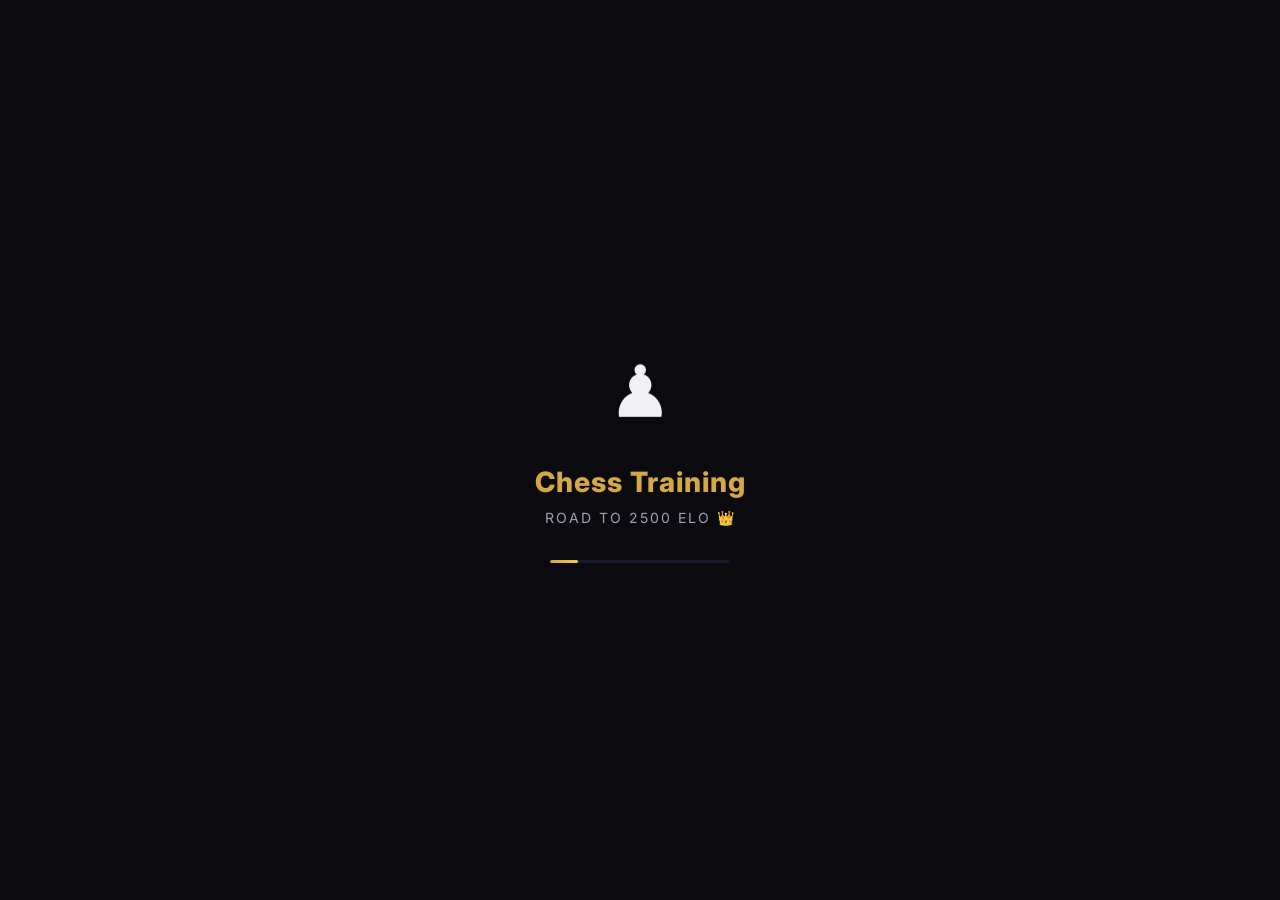
<file: index.html>
<!DOCTYPE html>
<html>
<head>
  <meta http-equiv="refresh" content="0; url=app/index.html">
  <title>Chess Training Planner</title>
</head>
<body>
  <p>Redirecting to <a href="app/index.html">Chess Training Planner</a>...</p>
</body>
</html>
</file>
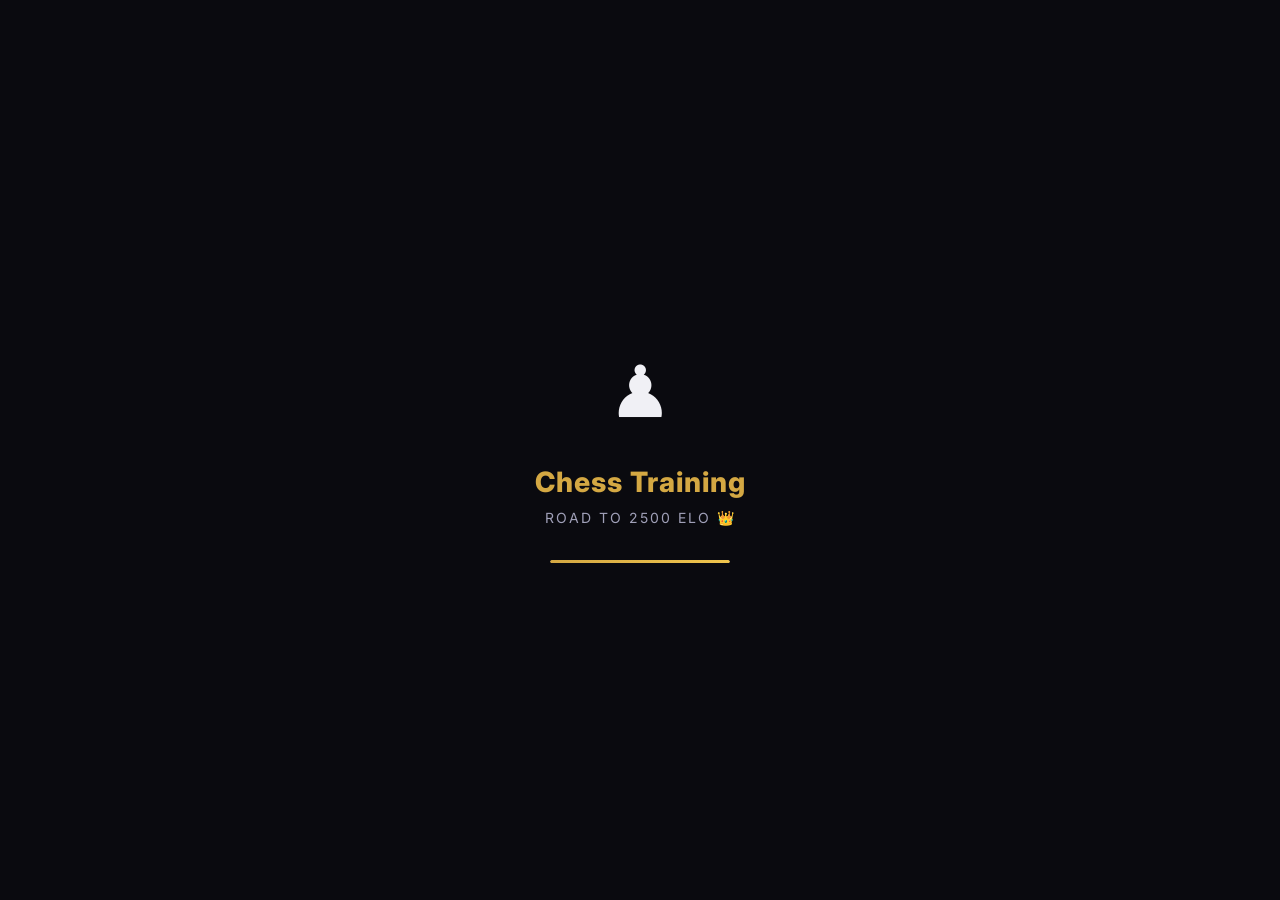
<file: app/index.html>
<!DOCTYPE html>
<html lang="vi">
<head>
  <meta charset="UTF-8">
  <meta name="viewport" content="width=device-width, initial-scale=1.0, maximum-scale=1.0, user-scalable=no">
  <meta name="theme-color" content="#0a0a0f">
  <meta name="apple-mobile-web-app-capable" content="yes">
  <meta name="apple-mobile-web-app-status-bar-style" content="black-translucent">
  <meta name="description" content="Chess Training Planner — 20-Week Training Program">
  <title>♟ Chess Training Planner</title>
  <link rel="manifest" href="manifest.json">
  <link rel="icon" type="image/png" href="icons/icon-192.png">
  <link rel="apple-touch-icon" href="icons/icon-192.png">
  <link rel="preconnect" href="https://fonts.googleapis.com">
  <link rel="preconnect" href="https://fonts.gstatic.com" crossorigin>
  <link href="https://fonts.googleapis.com/css2?family=Inter:wght@300;400;500;600;700;800;900&display=swap" rel="stylesheet">
  <link rel="stylesheet" href="css/style.css">
</head>
<body>
  <!-- Splash Screen -->
  <div id="splash-screen" class="splash-screen">
    <div class="splash-icon">♟</div>
    <div class="splash-title">Chess Training</div>
    <div class="splash-subtitle">Road to 2500 ELO 👑</div>
    <div class="splash-loader"><div class="splash-loader-bar"></div></div>
  </div>

  <!-- Main App -->
  <div id="app" class="app hidden">
    <!-- Header -->
    <header id="app-header" class="app-header">
      <div class="header-left">
        <span class="header-icon">♟</span>
        <span class="header-title" id="header-title">Dashboard</span>
      </div>
      <div class="header-right">
        <button class="header-btn" id="btn-notification" title="Thông báo">
          <span class="notif-icon">🔔</span>
          <span class="notif-badge hidden" id="notif-badge">!</span>
        </button>
      </div>
    </header>

    <!-- Page Container -->
    <main id="page-container" class="page-container">
      <!-- Pages are rendered here by JS -->
    </main>

    <!-- Bottom Navigation -->
    <nav class="bottom-nav">
      <button class="nav-btn active" data-page="dashboard">
        <span class="nav-icon">📊</span>
        <span class="nav-label">Tổng quan</span>
      </button>
      <button class="nav-btn" data-page="schedule">
        <span class="nav-icon">📅</span>
        <span class="nav-label">Lịch học</span>
      </button>
      <button class="nav-btn" data-page="journal">
        <span class="nav-icon">📝</span>
        <span class="nav-label">Nhật ký</span>
      </button>
      <button class="nav-btn" data-page="tracker">
        <span class="nav-icon">📈</span>
        <span class="nav-label">Tiến trình</span>
      </button>
      <button class="nav-btn" data-page="editor">
        <span class="nav-icon">⚙️</span>
        <span class="nav-label">Tùy biến</span>
      </button>
    </nav>

    <!-- Floating Timer -->
    <div id="floating-timer" class="floating-timer hidden"></div>

    <!-- Offline Indicator -->
    <div id="offline-banner" class="offline-banner hidden">
      📡 Đang offline — Dữ liệu vẫn được lưu cục bộ
    </div>
  </div>

  <!-- Scripts -->
  <script src="js/data.js"></script>
  <script src="js/timer.js"></script>
  <script src="js/stats.js"></script>
  <script src="js/notifications.js"></script>
  <script src="js/dashboard.js"></script>
  <script src="js/schedule.js"></script>
  <script src="js/journal.js"></script>
  <script src="js/tracker.js"></script>
  <script src="js/schedule-editor.js"></script>
  <script src="js/sync.js"></script>
  <script src="js/app.js"></script>
</body>
</html>
</file>
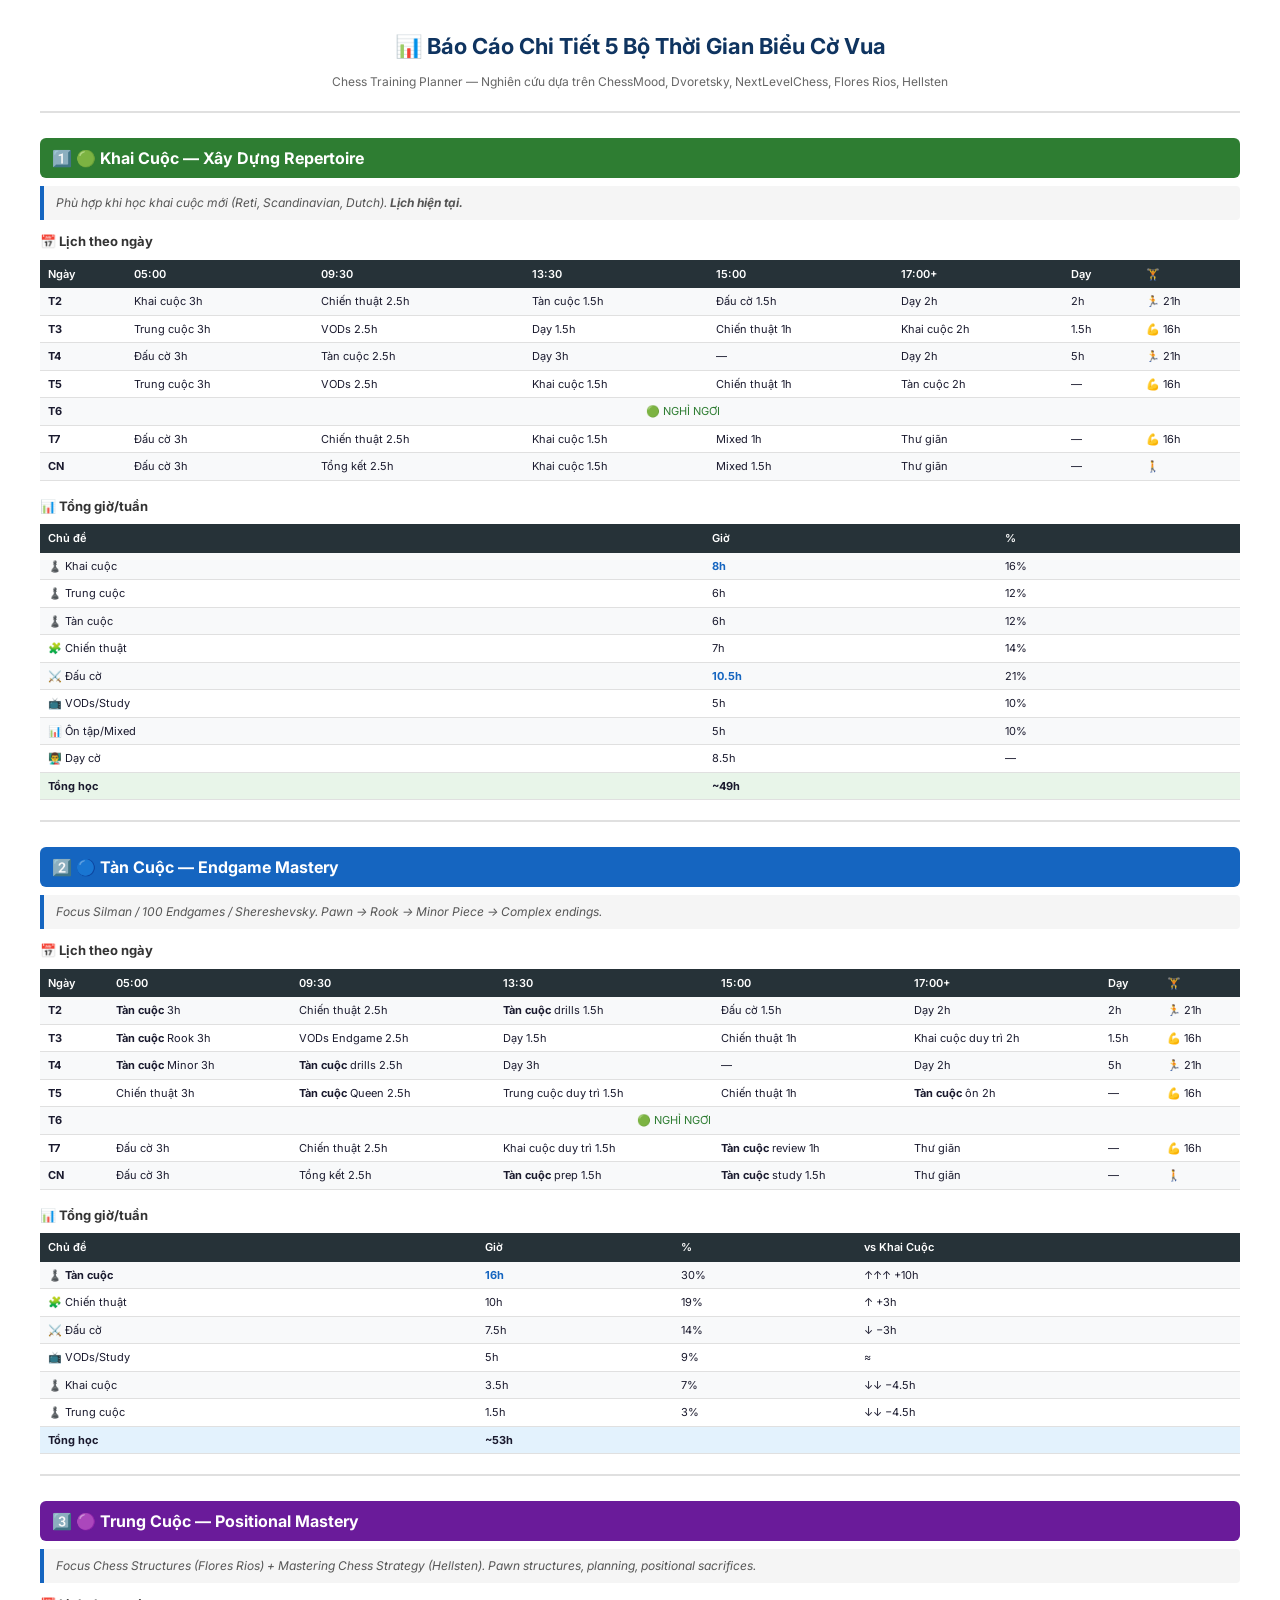
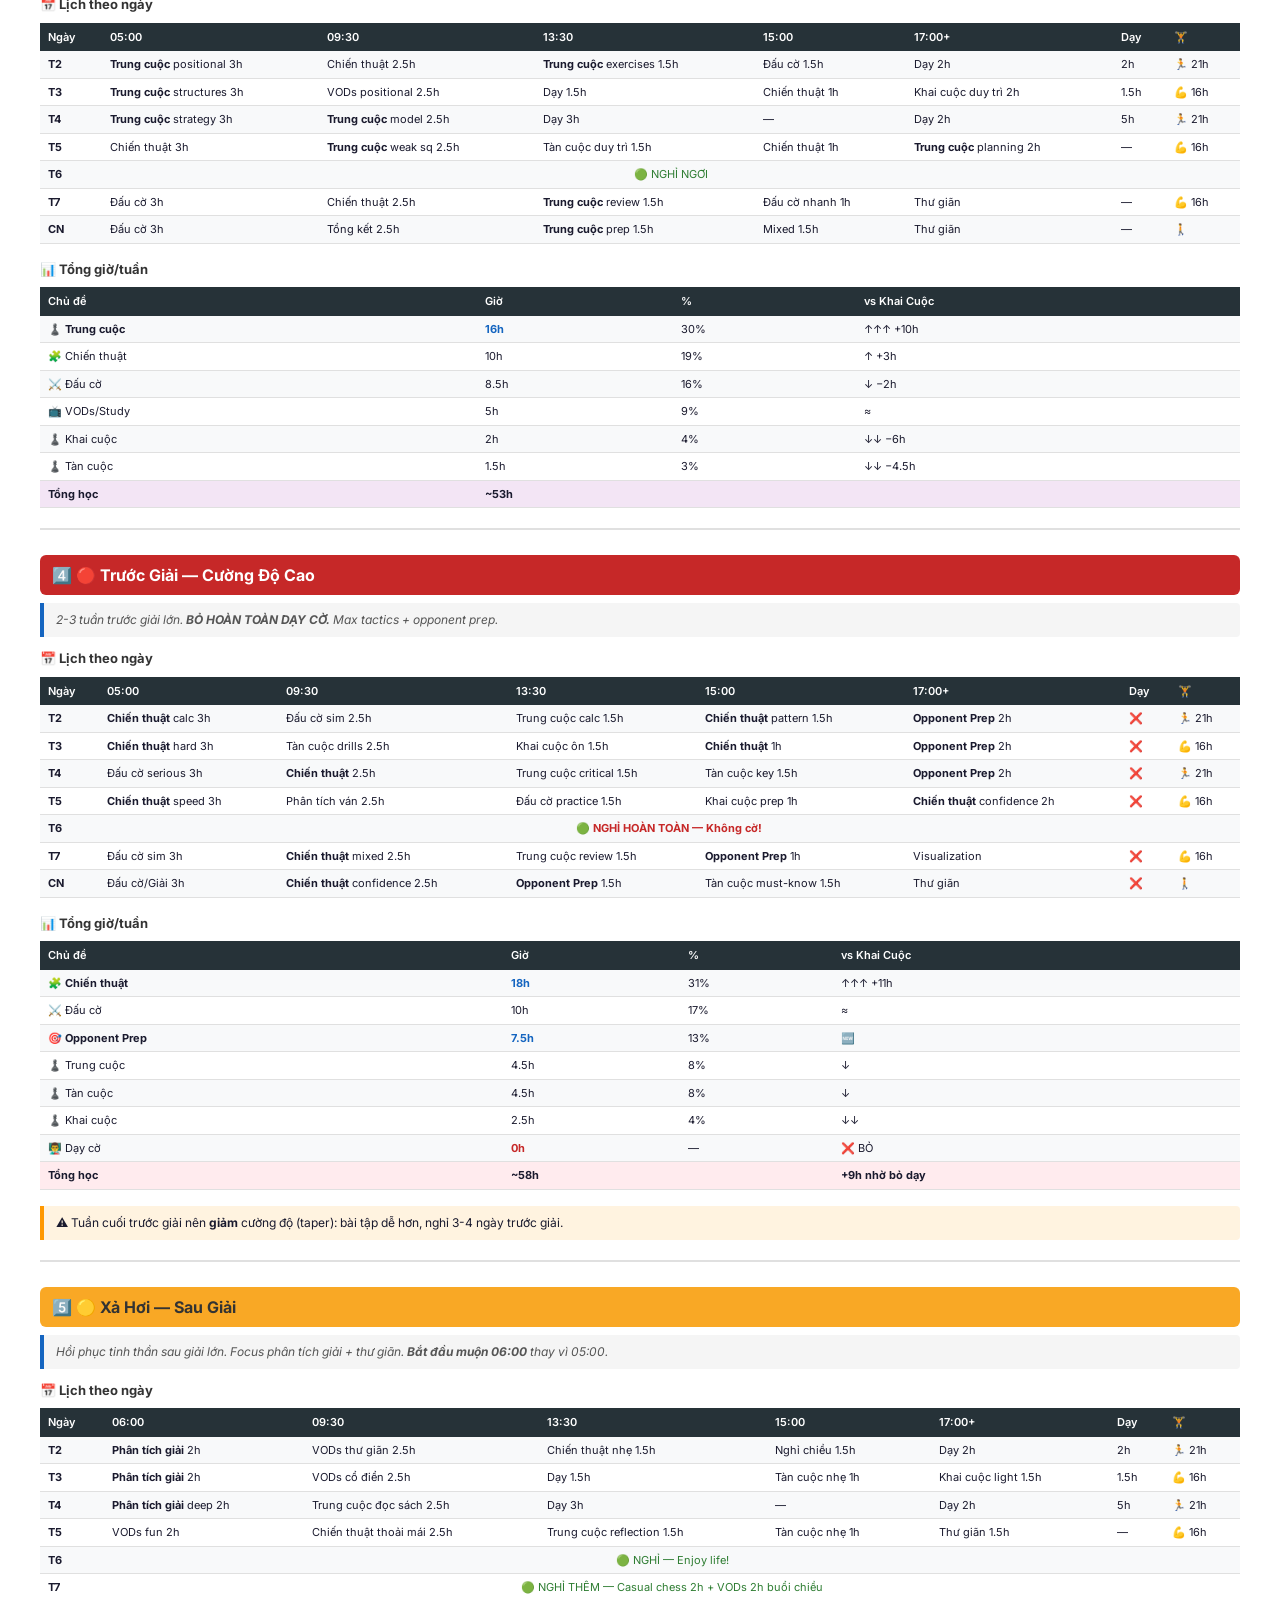
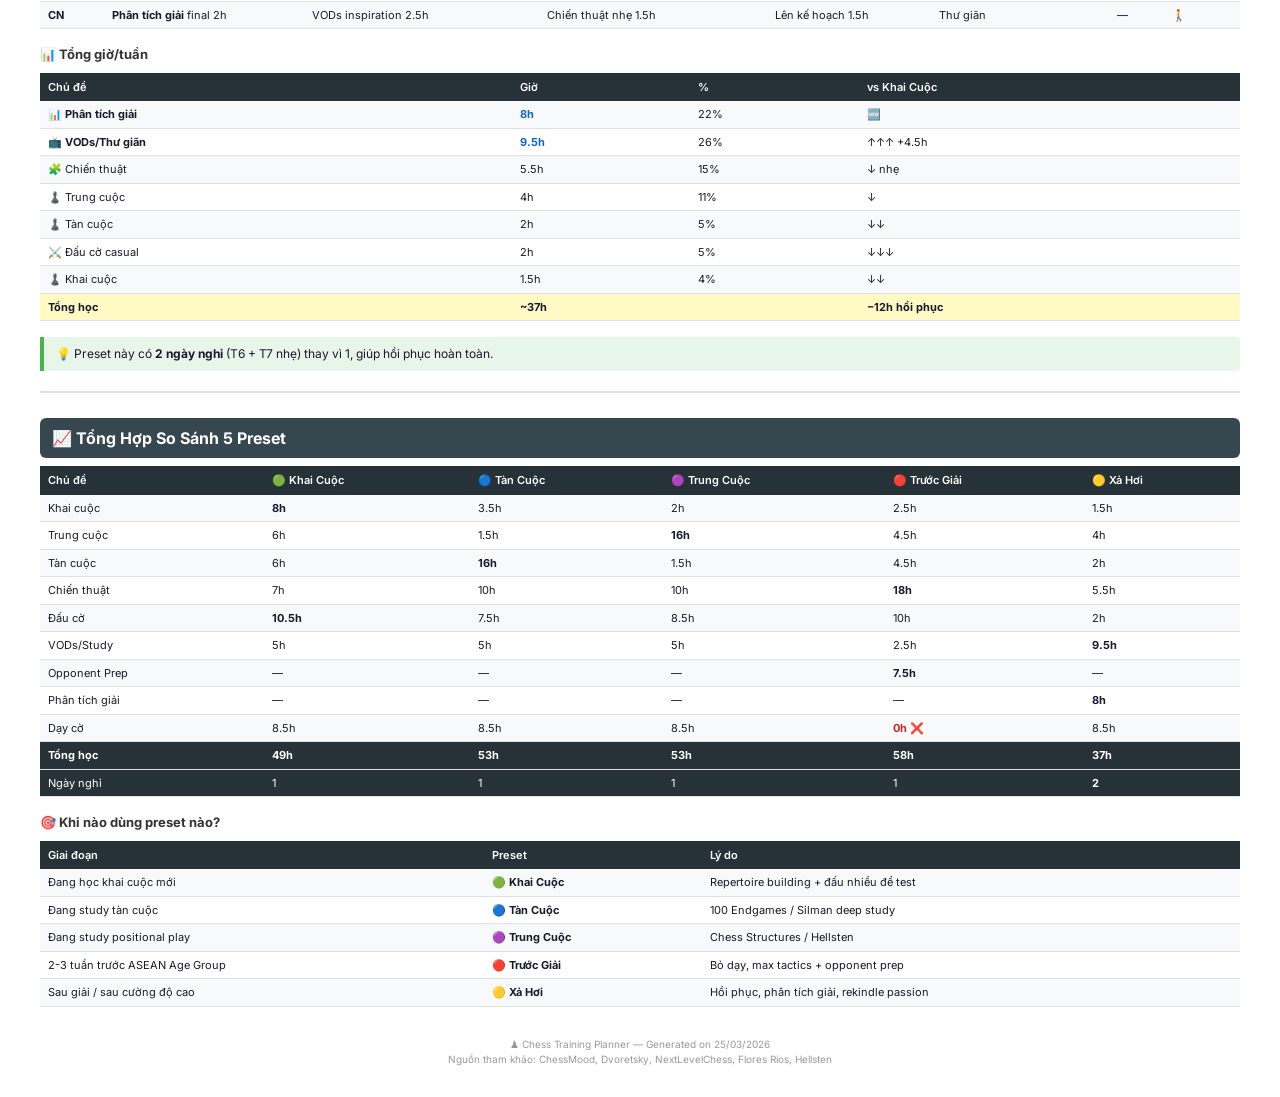
<file: report_schedule.html>
<!DOCTYPE html>
<html lang="vi">
<head>
<meta charset="UTF-8">
<title>Báo Cáo Chi Tiết 5 Bộ Thời Gian Biểu Cờ Vua</title>
<style>
  @import url('https://fonts.googleapis.com/css2?family=Inter:wght@400;600;700&display=swap');
  * { margin: 0; padding: 0; box-sizing: border-box; }
  body { font-family: 'Inter', sans-serif; color: #1a1a2e; background: #fff; padding: 30px 40px; font-size: 12px; line-height: 1.5; }
  h1 { font-size: 22px; margin-bottom: 10px; color: #0f3460; text-align: center; }
  h2 { font-size: 16px; margin: 25px 0 8px; padding: 8px 12px; border-radius: 6px; color: #fff; page-break-after: avoid; }
  h2.green { background: #2e7d32; } h2.blue { background: #1565c0; } h2.purple { background: #6a1b9a; }
  h2.red { background: #c62828; } h2.yellow { background: #f9a825; color: #333; }
  h2.compare { background: #37474f; }
  h3 { font-size: 13px; margin: 12px 0 6px; color: #333; }
  blockquote { background: #f5f5f5; border-left: 4px solid #1565c0; padding: 8px 12px; margin: 8px 0; font-style: italic; color: #555; border-radius: 0 4px 4px 0; }
  table { width: 100%; border-collapse: collapse; margin: 8px 0 16px; font-size: 11px; }
  th { background: #263238; color: #fff; padding: 6px 8px; text-align: left; font-weight: 600; }
  td { padding: 5px 8px; border-bottom: 1px solid #e0e0e0; }
  tr:nth-child(even) { background: #f8f9fa; }
  tr:hover { background: #e8f5e9; }
  .highlight { font-weight: 700; color: #1565c0; }
  .warn { background: #fff3e0; border-left: 4px solid #ff9800; padding: 8px 12px; margin: 8px 0; border-radius: 0 4px 4px 0; }
  .tip { background: #e8f5e9; border-left: 4px solid #4caf50; padding: 8px 12px; margin: 8px 0; border-radius: 0 4px 4px 0; }
  hr { border: none; border-top: 2px solid #e0e0e0; margin: 20px 0; }
  .footer { text-align: center; color: #999; font-size: 10px; margin-top: 30px; }
  @media print { body { padding: 15px 20px; } h2 { page-break-after: avoid; } table { page-break-inside: avoid; } }
</style>
</head>
<body>

<h1>📊 Báo Cáo Chi Tiết 5 Bộ Thời Gian Biểu Cờ Vua</h1>
<p style="text-align:center;color:#666;margin-bottom:20px;">Chess Training Planner — Nghiên cứu dựa trên ChessMood, Dvoretsky, NextLevelChess, Flores Rios, Hellsten</p>

<hr>

<!-- PRESET 1 -->
<h2 class="green">1️⃣ 🟢 Khai Cuộc — Xây Dựng Repertoire</h2>
<blockquote>Phù hợp khi học khai cuộc mới (Reti, Scandinavian, Dutch). <b>Lịch hiện tại.</b></blockquote>

<h3>📅 Lịch theo ngày</h3>
<table>
<tr><th>Ngày</th><th>05:00</th><th>09:30</th><th>13:30</th><th>15:00</th><th>17:00+</th><th>Dạy</th><th>🏋️</th></tr>
<tr><td><b>T2</b></td><td>Khai cuộc 3h</td><td>Chiến thuật 2.5h</td><td>Tàn cuộc 1.5h</td><td>Đấu cờ 1.5h</td><td>Dạy 2h</td><td>2h</td><td>🏃 21h</td></tr>
<tr><td><b>T3</b></td><td>Trung cuộc 3h</td><td>VODs 2.5h</td><td>Dạy 1.5h</td><td>Chiến thuật 1h</td><td>Khai cuộc 2h</td><td>1.5h</td><td>💪 16h</td></tr>
<tr><td><b>T4</b></td><td>Đấu cờ 3h</td><td>Tàn cuộc 2.5h</td><td>Dạy 3h</td><td>—</td><td>Dạy 2h</td><td>5h</td><td>🏃 21h</td></tr>
<tr><td><b>T5</b></td><td>Trung cuộc 3h</td><td>VODs 2.5h</td><td>Khai cuộc 1.5h</td><td>Chiến thuật 1h</td><td>Tàn cuộc 2h</td><td>—</td><td>💪 16h</td></tr>
<tr><td><b>T6</b></td><td colspan="7" style="text-align:center;color:#2e7d32;">🟢 NGHỈ NGƠI</td></tr>
<tr><td><b>T7</b></td><td>Đấu cờ 3h</td><td>Chiến thuật 2.5h</td><td>Khai cuộc 1.5h</td><td>Mixed 1h</td><td>Thư giãn</td><td>—</td><td>💪 16h</td></tr>
<tr><td><b>CN</b></td><td>Đấu cờ 3h</td><td>Tổng kết 2.5h</td><td>Khai cuộc 1.5h</td><td>Mixed 1.5h</td><td>Thư giãn</td><td>—</td><td>🚶</td></tr>
</table>

<h3>📊 Tổng giờ/tuần</h3>
<table>
<tr><th>Chủ đề</th><th>Giờ</th><th>%</th></tr>
<tr><td>♟️ Khai cuộc</td><td class="highlight">8h</td><td>16%</td></tr>
<tr><td>♟️ Trung cuộc</td><td>6h</td><td>12%</td></tr>
<tr><td>♟️ Tàn cuộc</td><td>6h</td><td>12%</td></tr>
<tr><td>🧩 Chiến thuật</td><td>7h</td><td>14%</td></tr>
<tr><td>⚔️ Đấu cờ</td><td class="highlight">10.5h</td><td>21%</td></tr>
<tr><td>📺 VODs/Study</td><td>5h</td><td>10%</td></tr>
<tr><td>📊 Ôn tập/Mixed</td><td>5h</td><td>10%</td></tr>
<tr><td>👨‍🏫 Dạy cờ</td><td>8.5h</td><td>—</td></tr>
<tr style="background:#e8f5e9;font-weight:700"><td>Tổng học</td><td>~49h</td><td></td></tr>
</table>

<hr>

<!-- PRESET 2 -->
<h2 class="blue">2️⃣ 🔵 Tàn Cuộc — Endgame Mastery</h2>
<blockquote>Focus Silman / 100 Endgames / Shereshevsky. Pawn → Rook → Minor Piece → Complex endings.</blockquote>

<h3>📅 Lịch theo ngày</h3>
<table>
<tr><th>Ngày</th><th>05:00</th><th>09:30</th><th>13:30</th><th>15:00</th><th>17:00+</th><th>Dạy</th><th>🏋️</th></tr>
<tr><td><b>T2</b></td><td><b>Tàn cuộc</b> 3h</td><td>Chiến thuật 2.5h</td><td><b>Tàn cuộc</b> drills 1.5h</td><td>Đấu cờ 1.5h</td><td>Dạy 2h</td><td>2h</td><td>🏃 21h</td></tr>
<tr><td><b>T3</b></td><td><b>Tàn cuộc</b> Rook 3h</td><td>VODs Endgame 2.5h</td><td>Dạy 1.5h</td><td>Chiến thuật 1h</td><td>Khai cuộc duy trì 2h</td><td>1.5h</td><td>💪 16h</td></tr>
<tr><td><b>T4</b></td><td><b>Tàn cuộc</b> Minor 3h</td><td><b>Tàn cuộc</b> drills 2.5h</td><td>Dạy 3h</td><td>—</td><td>Dạy 2h</td><td>5h</td><td>🏃 21h</td></tr>
<tr><td><b>T5</b></td><td>Chiến thuật 3h</td><td><b>Tàn cuộc</b> Queen 2.5h</td><td>Trung cuộc duy trì 1.5h</td><td>Chiến thuật 1h</td><td><b>Tàn cuộc</b> ôn 2h</td><td>—</td><td>💪 16h</td></tr>
<tr><td><b>T6</b></td><td colspan="7" style="text-align:center;color:#2e7d32;">🟢 NGHỈ NGƠI</td></tr>
<tr><td><b>T7</b></td><td>Đấu cờ 3h</td><td>Chiến thuật 2.5h</td><td>Khai cuộc duy trì 1.5h</td><td><b>Tàn cuộc</b> review 1h</td><td>Thư giãn</td><td>—</td><td>💪 16h</td></tr>
<tr><td><b>CN</b></td><td>Đấu cờ 3h</td><td>Tổng kết 2.5h</td><td><b>Tàn cuộc</b> prep 1.5h</td><td><b>Tàn cuộc</b> study 1.5h</td><td>Thư giãn</td><td>—</td><td>🚶</td></tr>
</table>

<h3>📊 Tổng giờ/tuần</h3>
<table>
<tr><th>Chủ đề</th><th>Giờ</th><th>%</th><th>vs Khai Cuộc</th></tr>
<tr><td>♟️ <b>Tàn cuộc</b></td><td class="highlight">16h</td><td>30%</td><td>↑↑↑ +10h</td></tr>
<tr><td>🧩 Chiến thuật</td><td>10h</td><td>19%</td><td>↑ +3h</td></tr>
<tr><td>⚔️ Đấu cờ</td><td>7.5h</td><td>14%</td><td>↓ −3h</td></tr>
<tr><td>📺 VODs/Study</td><td>5h</td><td>9%</td><td>≈</td></tr>
<tr><td>♟️ Khai cuộc</td><td>3.5h</td><td>7%</td><td>↓↓ −4.5h</td></tr>
<tr><td>♟️ Trung cuộc</td><td>1.5h</td><td>3%</td><td>↓↓ −4.5h</td></tr>
<tr style="background:#e3f2fd;font-weight:700"><td>Tổng học</td><td>~53h</td><td></td><td></td></tr>
</table>

<hr>

<!-- PRESET 3 -->
<h2 class="purple">3️⃣ 🟣 Trung Cuộc — Positional Mastery</h2>
<blockquote>Focus Chess Structures (Flores Rios) + Mastering Chess Strategy (Hellsten). Pawn structures, planning, positional sacrifices.</blockquote>

<h3>📅 Lịch theo ngày</h3>
<table>
<tr><th>Ngày</th><th>05:00</th><th>09:30</th><th>13:30</th><th>15:00</th><th>17:00+</th><th>Dạy</th><th>🏋️</th></tr>
<tr><td><b>T2</b></td><td><b>Trung cuộc</b> positional 3h</td><td>Chiến thuật 2.5h</td><td><b>Trung cuộc</b> exercises 1.5h</td><td>Đấu cờ 1.5h</td><td>Dạy 2h</td><td>2h</td><td>🏃 21h</td></tr>
<tr><td><b>T3</b></td><td><b>Trung cuộc</b> structures 3h</td><td>VODs positional 2.5h</td><td>Dạy 1.5h</td><td>Chiến thuật 1h</td><td>Khai cuộc duy trì 2h</td><td>1.5h</td><td>💪 16h</td></tr>
<tr><td><b>T4</b></td><td><b>Trung cuộc</b> strategy 3h</td><td><b>Trung cuộc</b> model 2.5h</td><td>Dạy 3h</td><td>—</td><td>Dạy 2h</td><td>5h</td><td>🏃 21h</td></tr>
<tr><td><b>T5</b></td><td>Chiến thuật 3h</td><td><b>Trung cuộc</b> weak sq 2.5h</td><td>Tàn cuộc duy trì 1.5h</td><td>Chiến thuật 1h</td><td><b>Trung cuộc</b> planning 2h</td><td>—</td><td>💪 16h</td></tr>
<tr><td><b>T6</b></td><td colspan="7" style="text-align:center;color:#2e7d32;">🟢 NGHỈ NGƠI</td></tr>
<tr><td><b>T7</b></td><td>Đấu cờ 3h</td><td>Chiến thuật 2.5h</td><td><b>Trung cuộc</b> review 1.5h</td><td>Đấu cờ nhanh 1h</td><td>Thư giãn</td><td>—</td><td>💪 16h</td></tr>
<tr><td><b>CN</b></td><td>Đấu cờ 3h</td><td>Tổng kết 2.5h</td><td><b>Trung cuộc</b> prep 1.5h</td><td>Mixed 1.5h</td><td>Thư giãn</td><td>—</td><td>🚶</td></tr>
</table>

<h3>📊 Tổng giờ/tuần</h3>
<table>
<tr><th>Chủ đề</th><th>Giờ</th><th>%</th><th>vs Khai Cuộc</th></tr>
<tr><td>♟️ <b>Trung cuộc</b></td><td class="highlight">16h</td><td>30%</td><td>↑↑↑ +10h</td></tr>
<tr><td>🧩 Chiến thuật</td><td>10h</td><td>19%</td><td>↑ +3h</td></tr>
<tr><td>⚔️ Đấu cờ</td><td>8.5h</td><td>16%</td><td>↓ −2h</td></tr>
<tr><td>📺 VODs/Study</td><td>5h</td><td>9%</td><td>≈</td></tr>
<tr><td>♟️ Khai cuộc</td><td>2h</td><td>4%</td><td>↓↓ −6h</td></tr>
<tr><td>♟️ Tàn cuộc</td><td>1.5h</td><td>3%</td><td>↓↓ −4.5h</td></tr>
<tr style="background:#f3e5f5;font-weight:700"><td>Tổng học</td><td>~53h</td><td></td><td></td></tr>
</table>

<hr>

<!-- PRESET 4 -->
<h2 class="red">4️⃣ 🔴 Trước Giải — Cường Độ Cao</h2>
<blockquote>2-3 tuần trước giải lớn. <b>BỎ HOÀN TOÀN DẠY CỜ.</b> Max tactics + opponent prep.</blockquote>

<h3>📅 Lịch theo ngày</h3>
<table>
<tr><th>Ngày</th><th>05:00</th><th>09:30</th><th>13:30</th><th>15:00</th><th>17:00+</th><th>Dạy</th><th>🏋️</th></tr>
<tr><td><b>T2</b></td><td><b>Chiến thuật</b> calc 3h</td><td>Đấu cờ sim 2.5h</td><td>Trung cuộc calc 1.5h</td><td><b>Chiến thuật</b> pattern 1.5h</td><td><b>Opponent Prep</b> 2h</td><td>❌</td><td>🏃 21h</td></tr>
<tr><td><b>T3</b></td><td><b>Chiến thuật</b> hard 3h</td><td>Tàn cuộc drills 2.5h</td><td>Khai cuộc ôn 1.5h</td><td><b>Chiến thuật</b> 1h</td><td><b>Opponent Prep</b> 2h</td><td>❌</td><td>💪 16h</td></tr>
<tr><td><b>T4</b></td><td>Đấu cờ serious 3h</td><td><b>Chiến thuật</b> 2.5h</td><td>Trung cuộc critical 1.5h</td><td>Tàn cuộc key 1.5h</td><td><b>Opponent Prep</b> 2h</td><td>❌</td><td>🏃 21h</td></tr>
<tr><td><b>T5</b></td><td><b>Chiến thuật</b> speed 3h</td><td>Phân tích ván 2.5h</td><td>Đấu cờ practice 1.5h</td><td>Khai cuộc prep 1h</td><td><b>Chiến thuật</b> confidence 2h</td><td>❌</td><td>💪 16h</td></tr>
<tr><td><b>T6</b></td><td colspan="7" style="text-align:center;color:#c62828;font-weight:700">🟢 NGHỈ HOÀN TOÀN — Không cờ!</td></tr>
<tr><td><b>T7</b></td><td>Đấu cờ sim 3h</td><td><b>Chiến thuật</b> mixed 2.5h</td><td>Trung cuộc review 1.5h</td><td><b>Opponent Prep</b> 1h</td><td>Visualization</td><td>❌</td><td>💪 16h</td></tr>
<tr><td><b>CN</b></td><td>Đấu cờ/Giải 3h</td><td><b>Chiến thuật</b> confidence 2.5h</td><td><b>Opponent Prep</b> 1.5h</td><td>Tàn cuộc must-know 1.5h</td><td>Thư giãn</td><td>❌</td><td>🚶</td></tr>
</table>

<h3>📊 Tổng giờ/tuần</h3>
<table>
<tr><th>Chủ đề</th><th>Giờ</th><th>%</th><th>vs Khai Cuộc</th></tr>
<tr><td>🧩 <b>Chiến thuật</b></td><td class="highlight">18h</td><td>31%</td><td>↑↑↑ +11h</td></tr>
<tr><td>⚔️ Đấu cờ</td><td>10h</td><td>17%</td><td>≈</td></tr>
<tr><td>🎯 <b>Opponent Prep</b></td><td class="highlight">7.5h</td><td>13%</td><td>🆕</td></tr>
<tr><td>♟️ Trung cuộc</td><td>4.5h</td><td>8%</td><td>↓</td></tr>
<tr><td>♟️ Tàn cuộc</td><td>4.5h</td><td>8%</td><td>↓</td></tr>
<tr><td>♟️ Khai cuộc</td><td>2.5h</td><td>4%</td><td>↓↓</td></tr>
<tr><td>👨‍🏫 Dạy cờ</td><td style="color:#c62828;font-weight:700">0h</td><td>—</td><td>❌ BỎ</td></tr>
<tr style="background:#ffebee;font-weight:700"><td>Tổng học</td><td>~58h</td><td></td><td>+9h nhờ bỏ dạy</td></tr>
</table>
<div class="warn">⚠️ Tuần cuối trước giải nên <b>giảm</b> cường độ (taper): bài tập dễ hơn, nghỉ 3-4 ngày trước giải.</div>

<hr>

<!-- PRESET 5 -->
<h2 class="yellow">5️⃣ 🟡 Xả Hơi — Sau Giải</h2>
<blockquote>Hồi phục tinh thần sau giải lớn. Focus phân tích giải + thư giãn. <b>Bắt đầu muộn 06:00</b> thay vì 05:00.</blockquote>

<h3>📅 Lịch theo ngày</h3>
<table>
<tr><th>Ngày</th><th>06:00</th><th>09:30</th><th>13:30</th><th>15:00</th><th>17:00+</th><th>Dạy</th><th>🏋️</th></tr>
<tr><td><b>T2</b></td><td><b>Phân tích giải</b> 2h</td><td>VODs thư giãn 2.5h</td><td>Chiến thuật nhẹ 1.5h</td><td>Nghỉ chiều 1.5h</td><td>Dạy 2h</td><td>2h</td><td>🏃 21h</td></tr>
<tr><td><b>T3</b></td><td><b>Phân tích giải</b> 2h</td><td>VODs cổ điển 2.5h</td><td>Dạy 1.5h</td><td>Tàn cuộc nhẹ 1h</td><td>Khai cuộc light 1.5h</td><td>1.5h</td><td>💪 16h</td></tr>
<tr><td><b>T4</b></td><td><b>Phân tích giải</b> deep 2h</td><td>Trung cuộc đọc sách 2.5h</td><td>Dạy 3h</td><td>—</td><td>Dạy 2h</td><td>5h</td><td>🏃 21h</td></tr>
<tr><td><b>T5</b></td><td>VODs fun 2h</td><td>Chiến thuật thoải mái 2.5h</td><td>Trung cuộc reflection 1.5h</td><td>Tàn cuộc nhẹ 1h</td><td>Thư giãn 1.5h</td><td>—</td><td>💪 16h</td></tr>
<tr><td><b>T6</b></td><td colspan="7" style="text-align:center;color:#2e7d32;">🟢 NGHỈ — Enjoy life!</td></tr>
<tr><td><b>T7</b></td><td colspan="7" style="text-align:center;color:#2e7d32;">🟢 NGHỈ THÊM — Casual chess 2h + VODs 2h buổi chiều</td></tr>
<tr><td><b>CN</b></td><td><b>Phân tích giải</b> final 2h</td><td>VODs inspiration 2.5h</td><td>Chiến thuật nhẹ 1.5h</td><td>Lên kế hoạch 1.5h</td><td>Thư giãn</td><td>—</td><td>🚶</td></tr>
</table>

<h3>📊 Tổng giờ/tuần</h3>
<table>
<tr><th>Chủ đề</th><th>Giờ</th><th>%</th><th>vs Khai Cuộc</th></tr>
<tr><td>📊 <b>Phân tích giải</b></td><td class="highlight">8h</td><td>22%</td><td>🆕</td></tr>
<tr><td>📺 <b>VODs/Thư giãn</b></td><td class="highlight">9.5h</td><td>26%</td><td>↑↑↑ +4.5h</td></tr>
<tr><td>🧩 Chiến thuật</td><td>5.5h</td><td>15%</td><td>↓ nhẹ</td></tr>
<tr><td>♟️ Trung cuộc</td><td>4h</td><td>11%</td><td>↓</td></tr>
<tr><td>♟️ Tàn cuộc</td><td>2h</td><td>5%</td><td>↓↓</td></tr>
<tr><td>⚔️ Đấu cờ casual</td><td>2h</td><td>5%</td><td>↓↓↓</td></tr>
<tr><td>♟️ Khai cuộc</td><td>1.5h</td><td>4%</td><td>↓↓</td></tr>
<tr style="background:#fff9c4;font-weight:700"><td>Tổng học</td><td>~37h</td><td></td><td>−12h hồi phục</td></tr>
</table>
<div class="tip">💡 Preset này có <b>2 ngày nghỉ</b> (T6 + T7 nhẹ) thay vì 1, giúp hồi phục hoàn toàn.</div>

<hr>

<!-- COMPARISON -->
<h2 class="compare">📈 Tổng Hợp So Sánh 5 Preset</h2>
<table>
<tr><th>Chủ đề</th><th>🟢 Khai Cuộc</th><th>🔵 Tàn Cuộc</th><th>🟣 Trung Cuộc</th><th>🔴 Trước Giải</th><th>🟡 Xả Hơi</th></tr>
<tr><td>Khai cuộc</td><td><b>8h</b></td><td>3.5h</td><td>2h</td><td>2.5h</td><td>1.5h</td></tr>
<tr><td>Trung cuộc</td><td>6h</td><td>1.5h</td><td><b>16h</b></td><td>4.5h</td><td>4h</td></tr>
<tr><td>Tàn cuộc</td><td>6h</td><td><b>16h</b></td><td>1.5h</td><td>4.5h</td><td>2h</td></tr>
<tr><td>Chiến thuật</td><td>7h</td><td>10h</td><td>10h</td><td><b>18h</b></td><td>5.5h</td></tr>
<tr><td>Đấu cờ</td><td><b>10.5h</b></td><td>7.5h</td><td>8.5h</td><td>10h</td><td>2h</td></tr>
<tr><td>VODs/Study</td><td>5h</td><td>5h</td><td>5h</td><td>2.5h</td><td><b>9.5h</b></td></tr>
<tr><td>Opponent Prep</td><td>—</td><td>—</td><td>—</td><td><b>7.5h</b></td><td>—</td></tr>
<tr><td>Phân tích giải</td><td>—</td><td>—</td><td>—</td><td>—</td><td><b>8h</b></td></tr>
<tr><td>Dạy cờ</td><td>8.5h</td><td>8.5h</td><td>8.5h</td><td style="color:#c62828;font-weight:700">0h ❌</td><td>8.5h</td></tr>
<tr style="background:#263238;color:#fff;font-weight:700"><td>Tổng học</td><td>49h</td><td>53h</td><td>53h</td><td>58h</td><td>37h</td></tr>
<tr style="background:#263238;color:#fff"><td>Ngày nghỉ</td><td>1</td><td>1</td><td>1</td><td>1</td><td><b>2</b></td></tr>
</table>

<h3>🎯 Khi nào dùng preset nào?</h3>
<table>
<tr><th>Giai đoạn</th><th>Preset</th><th>Lý do</th></tr>
<tr><td>Đang học khai cuộc mới</td><td>🟢 <b>Khai Cuộc</b></td><td>Repertoire building + đấu nhiều để test</td></tr>
<tr><td>Đang study tàn cuộc</td><td>🔵 <b>Tàn Cuộc</b></td><td>100 Endgames / Silman deep study</td></tr>
<tr><td>Đang study positional play</td><td>🟣 <b>Trung Cuộc</b></td><td>Chess Structures / Hellsten</td></tr>
<tr><td>2-3 tuần trước ASEAN Age Group</td><td>🔴 <b>Trước Giải</b></td><td>Bỏ dạy, max tactics + opponent prep</td></tr>
<tr><td>Sau giải / sau cường độ cao</td><td>🟡 <b>Xả Hơi</b></td><td>Hồi phục, phân tích giải, rekindle passion</td></tr>
</table>

<div class="footer">
  ♟ Chess Training Planner — Generated on 25/03/2026<br>
  Nguồn tham khảo: ChessMood, Dvoretsky, NextLevelChess, Flores Rios, Hellsten
</div>

</body>
</html>
</file>
<file: app/css/style.css>
/* ═══════════════════════════════════════════
   Chess Training Planner — Premium Dark Theme
   Optimized for Android Mobile
   ═══════════════════════════════════════════ */

:root {
  /* Core colors */
  --bg-primary: #0a0a0f;
  --bg-secondary: #12121a;
  --bg-card: #1a1a2e;
  --bg-card-hover: #222240;
  --bg-elevated: #252540;

  /* Accent colors */
  --gold: #d4a843;
  --gold-dim: #b8922d;
  --gold-glow: rgba(212, 168, 67, 0.15);
  --gold-bright: #f0c54d;

  /* Text */
  --text-primary: #f0f0f5;
  --text-secondary: #a0a0b8;
  --text-dim: #6a6a80;
  --text-inverse: #0a0a0f;

  /* Status colors */
  --green: #4CAF50;
  --green-dim: #2E7D32;
  --blue: #2196F3;
  --blue-dim: #1565C0;
  --orange: #FF9800;
  --orange-dim: #E65100;
  --red: #F44336;
  --red-dim: #C62828;
  --purple: #9C27B0;
  --cyan: #00BCD4;

  /* Layout */
  --nav-height: 64px;
  --header-height: 56px;
  --safe-bottom: env(safe-area-inset-bottom, 0px);
  --border-radius: 16px;
  --border-radius-sm: 10px;
  --border-radius-xs: 6px;

  /* Shadows */
  --shadow-sm: 0 2px 8px rgba(0,0,0,0.3);
  --shadow-md: 0 4px 16px rgba(0,0,0,0.4);
  --shadow-lg: 0 8px 32px rgba(0,0,0,0.5);
  --shadow-glow: 0 0 20px rgba(212, 168, 67, 0.2);
}

/* ═══ Reset & Base ═══ */
*, *::before, *::after {
  margin: 0;
  padding: 0;
  box-sizing: border-box;
  -webkit-tap-highlight-color: transparent;
}

html, body {
  height: 100%;
  overflow: hidden;
  font-family: 'Inter', -apple-system, BlinkMacSystemFont, sans-serif;
  font-size: 15px;
  line-height: 1.5;
  color: var(--text-primary);
  background: var(--bg-primary);
  -webkit-font-smoothing: antialiased;
}

.hidden { display: none !important; }

/* ═══ Splash Screen ═══ */
.splash-screen {
  position: fixed;
  inset: 0;
  z-index: 9999;
  display: flex;
  flex-direction: column;
  align-items: center;
  justify-content: center;
  background: var(--bg-primary);
  transition: opacity 0.5s, transform 0.5s;
}
.splash-screen.fade-out {
  opacity: 0;
  transform: scale(1.05);
  pointer-events: none;
}
.splash-icon {
  font-size: 72px;
  margin-bottom: 16px;
  animation: float 2s ease-in-out infinite;
}
.splash-title {
  font-size: 28px;
  font-weight: 800;
  color: var(--gold);
  letter-spacing: 1px;
}
.splash-subtitle {
  font-size: 14px;
  color: var(--text-secondary);
  margin-top: 4px;
  letter-spacing: 2px;
  text-transform: uppercase;
}
.splash-loader {
  width: 180px;
  height: 3px;
  background: var(--bg-card);
  border-radius: 4px;
  margin-top: 32px;
  overflow: hidden;
}
.splash-loader-bar {
  height: 100%;
  width: 0;
  background: linear-gradient(90deg, var(--gold), var(--gold-bright));
  border-radius: 4px;
  animation: load-bar 1.2s ease-out forwards;
}

@keyframes load-bar { to { width: 100%; } }
@keyframes float {
  0%, 100% { transform: translateY(0); }
  50% { transform: translateY(-8px); }
}

/* ═══ App Shell ═══ */
.app {
  height: 100%;
  display: flex;
  flex-direction: column;
}

/* ═══ Header ═══ */
.app-header {
  height: var(--header-height);
  display: flex;
  align-items: center;
  justify-content: space-between;
  padding: 0 16px;
  background: var(--bg-secondary);
  border-bottom: 1px solid rgba(255,255,255,0.06);
  flex-shrink: 0;
  z-index: 100;
}
.header-left {
  display: flex;
  align-items: center;
  gap: 10px;
}
.header-icon {
  font-size: 24px;
}
.header-title {
  font-size: 18px;
  font-weight: 700;
  color: var(--gold);
}
.header-right {
  display: flex;
  align-items: center;
  gap: 8px;
}
.header-btn {
  background: none;
  border: none;
  font-size: 22px;
  cursor: pointer;
  padding: 8px;
  border-radius: 50%;
  position: relative;
  transition: background 0.2s;
}
.header-btn:active { background: rgba(255,255,255,0.1); }
.notif-badge {
  position: absolute;
  top: 4px;
  right: 4px;
  width: 16px;
  height: 16px;
  background: var(--red);
  border-radius: 50%;
  font-size: 10px;
  font-weight: 700;
  color: white;
  display: flex;
  align-items: center;
  justify-content: center;
}

/* ═══ Page Container ═══ */
.page-container {
  flex: 1;
  overflow-y: auto;
  overflow-x: hidden;
  padding: 16px;
  padding-bottom: calc(var(--nav-height) + var(--safe-bottom) + 16px);
  scroll-behavior: smooth;
  -webkit-overflow-scrolling: touch;
}

/* ═══ Bottom Navigation ═══ */
.bottom-nav {
  position: fixed;
  bottom: 0;
  left: 0;
  right: 0;
  height: calc(var(--nav-height) + var(--safe-bottom));
  padding-bottom: var(--safe-bottom);
  display: flex;
  align-items: center;
  justify-content: space-around;
  background: var(--bg-secondary);
  border-top: 1px solid rgba(255,255,255,0.06);
  z-index: 100;
  backdrop-filter: blur(20px);
  -webkit-backdrop-filter: blur(20px);
}
.nav-btn {
  flex: 1;
  display: flex;
  flex-direction: column;
  align-items: center;
  gap: 2px;
  padding: 8px 4px;
  background: none;
  border: none;
  color: var(--text-dim);
  cursor: pointer;
  transition: color 0.2s, transform 0.15s;
  -webkit-tap-highlight-color: transparent;
}
.nav-btn:active { transform: scale(0.92); }
.nav-btn.active {
  color: var(--gold);
}
.nav-btn.active .nav-icon {
  transform: scale(1.15);
}
.nav-icon {
  font-size: 20px;
  transition: transform 0.2s;
}
.nav-label {
  font-size: 9px;
  font-weight: 600;
  letter-spacing: 0.3px;
}

/* ═══ Cards ═══ */
.card {
  background: var(--bg-card);
  border-radius: var(--border-radius);
  padding: 20px;
  margin-bottom: 16px;
  border: 1px solid rgba(255,255,255,0.05);
  transition: transform 0.2s, box-shadow 0.2s;
}
.card:active {
  transform: scale(0.985);
}
.card-glow {
  box-shadow: var(--shadow-glow);
  border-color: rgba(212, 168, 67, 0.2);
}
.card-header {
  display: flex;
  align-items: center;
  justify-content: space-between;
  margin-bottom: 12px;
}
.card-title {
  font-size: 16px;
  font-weight: 700;
  color: var(--text-primary);
}
.card-subtitle {
  font-size: 12px;
  color: var(--text-secondary);
  margin-top: 2px;
}

/* ═══ Dashboard ═══ */
.dash-hero {
  background: linear-gradient(135deg, var(--bg-card) 0%, #1a1a35 100%);
  border-radius: var(--border-radius);
  padding: 24px 20px;
  margin-bottom: 16px;
  position: relative;
  overflow: hidden;
  border: 1px solid rgba(212, 168, 67, 0.15);
  box-shadow: var(--shadow-glow);
}
.dash-hero::before {
  content: '♟';
  position: absolute;
  right: -10px;
  bottom: -20px;
  font-size: 120px;
  opacity: 0.04;
  pointer-events: none;
}
.dash-phase-badge {
  display: inline-flex;
  align-items: center;
  gap: 6px;
  padding: 4px 12px;
  border-radius: 20px;
  font-size: 12px;
  font-weight: 700;
  letter-spacing: 0.5px;
  text-transform: uppercase;
  margin-bottom: 12px;
}
.dash-week {
  font-size: 32px;
  font-weight: 900;
  color: var(--gold);
  line-height: 1.1;
}
.dash-week-sub {
  font-size: 14px;
  color: var(--text-secondary);
  margin-top: 4px;
}
.dash-countdown {
  display: flex;
  align-items: center;
  gap: 8px;
  margin-top: 16px;
  padding-top: 16px;
  border-top: 1px solid rgba(255,255,255,0.06);
}
.dash-countdown-num {
  font-size: 24px;
  font-weight: 800;
  color: var(--orange);
}
.dash-countdown-label {
  font-size: 13px;
  color: var(--text-secondary);
  line-height: 1.3;
}

/* Progress Ring */
.progress-ring-container {
  display: flex;
  align-items: center;
  justify-content: center;
  position: relative;
  width: 80px;
  height: 80px;
  flex-shrink: 0;
}
.progress-ring {
  transform: rotate(-90deg);
}
.progress-ring-bg {
  fill: none;
  stroke: var(--bg-elevated);
  stroke-width: 6;
}
.progress-ring-fill {
  fill: none;
  stroke: var(--gold);
  stroke-width: 6;
  stroke-linecap: round;
  transition: stroke-dashoffset 1s ease-out;
}
.progress-ring-text {
  position: absolute;
  font-size: 16px;
  font-weight: 800;
  color: var(--gold);
}

/* Stats Row */
.stats-row {
  display: grid;
  grid-template-columns: 1fr 1fr;
  gap: 12px;
  margin-bottom: 16px;
}
.stat-card {
  background: var(--bg-card);
  border-radius: var(--border-radius-sm);
  padding: 16px;
  text-align: center;
  border: 1px solid rgba(255,255,255,0.05);
}
.stat-value {
  font-size: 24px;
  font-weight: 800;
  line-height: 1;
}
.stat-label {
  font-size: 11px;
  color: var(--text-secondary);
  margin-top: 4px;
  text-transform: uppercase;
  letter-spacing: 0.5px;
}

/* Current Session */
.current-session {
  background: linear-gradient(135deg, rgba(212, 168, 67, 0.1), rgba(212, 168, 67, 0.03));
  border: 1px solid rgba(212, 168, 67, 0.25);
  border-radius: var(--border-radius);
  padding: 16px 20px;
  margin-bottom: 16px;
  animation: session-pulse 3s ease-in-out infinite;
}
@keyframes session-pulse {
  0%, 100% { border-color: rgba(212, 168, 67, 0.25); }
  50% { border-color: rgba(212, 168, 67, 0.5); }
}
.session-now-badge {
  display: inline-flex;
  align-items: center;
  gap: 4px;
  padding: 3px 10px;
  border-radius: 12px;
  background: var(--gold);
  color: var(--text-inverse);
  font-size: 10px;
  font-weight: 800;
  text-transform: uppercase;
  letter-spacing: 1px;
  margin-bottom: 8px;
}
.session-now-badge .dot {
  width: 6px;
  height: 6px;
  border-radius: 50%;
  background: var(--text-inverse);
  animation: blink 1.5s infinite;
}
@keyframes blink {
  0%, 100% { opacity: 1; }
  50% { opacity: 0.3; }
}
.session-title {
  font-size: 18px;
  font-weight: 700;
  margin-bottom: 4px;
}
.session-time {
  font-size: 13px;
  color: var(--text-secondary);
}
.session-desc {
  font-size: 13px;
  color: var(--text-secondary);
  margin-top: 8px;
  line-height: 1.5;
  padding-top: 8px;
  border-top: 1px solid rgba(255,255,255,0.06);
}

/* ═══ Schedule Page ═══ */
.schedule-day-tabs {
  display: flex;
  gap: 6px;
  overflow-x: auto;
  padding-bottom: 12px;
  margin-bottom: 16px;
  scrollbar-width: none;
  -ms-overflow-style: none;
}
.schedule-day-tabs::-webkit-scrollbar { display: none; }
.day-tab {
  flex-shrink: 0;
  padding: 8px 14px;
  border-radius: 20px;
  background: var(--bg-card);
  border: 1px solid rgba(255,255,255,0.05);
  color: var(--text-secondary);
  font-size: 12px;
  font-weight: 600;
  cursor: pointer;
  transition: all 0.2s;
  white-space: nowrap;
}
.day-tab:active { transform: scale(0.95); }
.day-tab.active {
  background: var(--gold);
  color: var(--text-inverse);
  border-color: var(--gold);
}
.day-tab.today {
  border-color: var(--gold-dim);
}

.slot-list {
  display: flex;
  flex-direction: column;
  gap: 8px;
}
.slot-item {
  display: flex;
  gap: 12px;
  padding: 14px;
  border-radius: var(--border-radius-sm);
  background: var(--bg-card);
  border: 1px solid rgba(255,255,255,0.04);
  cursor: pointer;
  transition: all 0.2s;
  position: relative;
  overflow: hidden;
}
.slot-item:active { transform: scale(0.98); }
.slot-item.current {
  border-color: rgba(212, 168, 67, 0.4);
  background: linear-gradient(135deg, rgba(212, 168, 67, 0.08), var(--bg-card));
  box-shadow: 0 0 15px rgba(212, 168, 67, 0.1);
}
.slot-item.current::before {
  content: '';
  position: absolute;
  left: 0;
  top: 0;
  bottom: 0;
  width: 3px;
  background: var(--gold);
}
.slot-item.past { opacity: 0.5; }
.slot-time {
  display: flex;
  flex-direction: column;
  align-items: center;
  min-width: 48px;
  flex-shrink: 0;
}
.slot-time-start {
  font-size: 13px;
  font-weight: 700;
  color: var(--text-primary);
}
.slot-time-end {
  font-size: 10px;
  color: var(--text-dim);
}
.slot-content {
  flex: 1;
  min-width: 0;
}
.slot-icon {
  font-size: 20px;
  margin-bottom: 2px;
}
.slot-title {
  font-size: 14px;
  font-weight: 600;
  color: var(--text-primary);
  margin-bottom: 2px;
}
.slot-desc {
  font-size: 12px;
  color: var(--text-secondary);
  line-height: 1.4;
  display: none;
}
.slot-item.expanded .slot-desc {
  display: block;
}
.slot-type-badge {
  display: inline-block;
  padding: 2px 8px;
  border-radius: 8px;
  font-size: 10px;
  font-weight: 600;
  margin-top: 6px;
}
.slot-duration {
  font-size: 10px;
  color: var(--text-dim);
  font-weight: 600;
}
.slot-actions {
  display: none;
  margin-top: 10px;
  padding-top: 10px;
  border-top: 1px solid rgba(255,255,255,0.06);
}
.slot-item.expanded .slot-actions {
  display: flex;
  gap: 8px;
}
.slot-action-btn {
  padding: 6px 14px;
  border-radius: 8px;
  border: none;
  font-size: 12px;
  font-weight: 600;
  cursor: pointer;
  transition: all 0.2s;
}
.slot-action-btn:active { transform: scale(0.95); }
.slot-action-btn.primary {
  background: var(--gold);
  color: var(--text-inverse);
}
.slot-action-btn.secondary {
  background: var(--bg-elevated);
  color: var(--text-secondary);
}

/* Rest Day */
.rest-day-card {
  background: linear-gradient(135deg, rgba(76, 175, 80, 0.1), rgba(76, 175, 80, 0.03));
  border: 1px solid rgba(76, 175, 80, 0.2);
  border-radius: var(--border-radius);
  padding: 32px 20px;
  text-align: center;
}
.rest-day-icon {
  font-size: 48px;
  margin-bottom: 12px;
}
.rest-day-title {
  font-size: 20px;
  font-weight: 700;
  color: var(--green);
  margin-bottom: 8px;
}
.rest-day-text {
  font-size: 14px;
  color: var(--text-secondary);
  line-height: 1.5;
}

/* Completion Badges */
.completion-badge {
  display: inline-flex;
  align-items: center;
  padding: 2px 8px;
  border-radius: 10px;
  font-size: 10px;
  font-weight: 700;
  flex-shrink: 0;
}
.completion-badge.completed {
  background: rgba(76, 175, 80, 0.15);
  color: var(--green);
}
.completion-badge.incomplete {
  background: rgba(244, 67, 54, 0.15);
  color: var(--red);
}
.slot-reason {
  font-size: 12px;
  color: var(--red);
  margin-top: 6px;
  padding: 6px 10px;
  background: rgba(244, 67, 54, 0.06);
  border-radius: var(--border-radius-xs);
  border-left: 2px solid var(--red);
  line-height: 1.4;
}
.slot-item.has-status.past {
  opacity: 0.7;
}
.book-progress-item {
  cursor: pointer;
  transition: transform 0.15s;
}
.book-progress-item:active {
  transform: scale(0.98);
}

/* ═══ Journal Page ═══ */
.journal-form {
  background: var(--bg-card);
  border-radius: var(--border-radius);
  padding: 20px;
  margin-bottom: 16px;
  border: 1px solid rgba(255,255,255,0.05);
}
.journal-form-title {
  font-size: 16px;
  font-weight: 700;
  margin-bottom: 16px;
  display: flex;
  align-items: center;
  gap: 8px;
}
.form-group {
  margin-bottom: 14px;
}
.form-label {
  display: block;
  font-size: 12px;
  font-weight: 600;
  color: var(--text-secondary);
  margin-bottom: 6px;
  text-transform: uppercase;
  letter-spacing: 0.5px;
}
.form-select, .form-input, .form-textarea {
  width: 100%;
  padding: 10px 14px;
  border-radius: var(--border-radius-xs);
  border: 1px solid rgba(255,255,255,0.1);
  background: var(--bg-elevated);
  color: var(--text-primary);
  font-family: inherit;
  font-size: 14px;
  outline: none;
  transition: border-color 0.2s;
}
.form-select:focus, .form-input:focus, .form-textarea:focus {
  border-color: var(--gold);
}
.form-textarea {
  min-height: 100px;
  resize: vertical;
}

/* Star Rating */
.star-rating {
  display: flex;
  gap: 6px;
}
.star-btn {
  background: none;
  border: none;
  font-size: 28px;
  cursor: pointer;
  padding: 4px;
  transition: transform 0.15s;
  filter: grayscale(1) brightness(0.4);
}
.star-btn:active { transform: scale(1.2); }
.star-btn.active {
  filter: none;
  transform: scale(1.05);
}

/* Tags */
.tags-container {
  display: flex;
  flex-wrap: wrap;
  gap: 6px;
}
.tag-btn {
  padding: 5px 12px;
  border-radius: 16px;
  border: 1px solid rgba(255,255,255,0.1);
  background: var(--bg-elevated);
  color: var(--text-secondary);
  font-size: 12px;
  font-weight: 500;
  cursor: pointer;
  transition: all 0.2s;
}
.tag-btn:active { transform: scale(0.95); }
.tag-btn.active {
  background: var(--gold);
  color: var(--text-inverse);
  border-color: var(--gold);
}

/* Session Picker */
.session-picker {
  display: flex;
  flex-direction: column;
  gap: 6px;
  max-height: 280px;
  overflow-y: auto;
  padding-right: 4px;
}
.session-picker::-webkit-scrollbar { width: 3px; }
.session-picker::-webkit-scrollbar-thumb { background: rgba(255,255,255,0.1); border-radius: 3px; }
.session-picker-item {
  display: flex;
  align-items: flex-start;
  gap: 10px;
  padding: 10px 12px;
  border-radius: var(--border-radius-xs);
  background: var(--bg-elevated);
  border: 1px solid rgba(255,255,255,0.06);
  cursor: pointer;
  transition: all 0.2s;
}
.session-picker-item:has(input:checked) {
  border-color: var(--gold);
  background: rgba(212, 168, 67, 0.08);
}
.session-picker-item:active { transform: scale(0.98); }
.session-picker-item input[type="radio"] {
  margin-top: 3px;
  accent-color: var(--gold);
  flex-shrink: 0;
}
.session-picker-info { flex: 1; min-width: 0; }
.session-picker-time {
  font-size: 11px;
  color: var(--text-dim);
  font-weight: 600;
  font-family: monospace;
}
.session-picker-title {
  font-size: 13px;
  font-weight: 600;
  color: var(--text-primary);
  margin: 2px 0;
}
.session-picker-detail {
  font-size: 11px;
  color: var(--text-dim);
  line-height: 1.3;
}

/* Journal Date Groups */
.journal-date-group {
  margin-bottom: 20px;
}
.journal-date-header {
  display: flex;
  align-items: center;
  gap: 8px;
  padding: 8px 0;
  margin-bottom: 8px;
  border-bottom: 1px solid rgba(255,255,255,0.06);
}
.journal-date-day {
  font-size: 14px;
  font-weight: 700;
  color: var(--gold);
  text-transform: capitalize;
}
.journal-date-str {
  font-size: 12px;
  color: var(--text-dim);
}

/* Submit Button */
.btn-submit {
  width: 100%;
  padding: 14px;
  border-radius: var(--border-radius-sm);
  border: none;
  background: linear-gradient(135deg, var(--gold), var(--gold-dim));
  color: var(--text-inverse);
  font-family: inherit;
  font-size: 15px;
  font-weight: 700;
  cursor: pointer;
  transition: transform 0.15s, box-shadow 0.2s;
  text-transform: uppercase;
  letter-spacing: 1px;
}
.btn-submit:active {
  transform: scale(0.97);
}
.btn-submit:disabled {
  opacity: 0.5;
  cursor: not-allowed;
}

/* Journal Entry */
.journal-entry {
  background: var(--bg-card);
  border-radius: var(--border-radius-sm);
  padding: 16px;
  margin-bottom: 10px;
  border: 1px solid rgba(255,255,255,0.04);
  transition: transform 0.2s;
}
.journal-entry:active { transform: scale(0.98); }
.journal-entry-header {
  display: flex;
  justify-content: space-between;
  align-items: flex-start;
  margin-bottom: 8px;
}
.journal-entry-date {
  font-size: 12px;
  color: var(--text-dim);
}
.journal-entry-stars {
  font-size: 14px;
  letter-spacing: 1px;
}
.journal-entry-session {
  font-size: 13px;
  font-weight: 600;
  color: var(--gold);
  margin-bottom: 6px;
}
.journal-entry-notes {
  font-size: 13px;
  color: var(--text-secondary);
  line-height: 1.5;
  white-space: pre-wrap;
}
.journal-entry-lessons {
  font-size: 13px;
  color: var(--cyan);
  line-height: 1.5;
  margin-top: 8px;
  padding-top: 8px;
  border-top: 1px solid rgba(255,255,255,0.06);
  white-space: pre-wrap;
}
.journal-entry-tags {
  display: flex;
  flex-wrap: wrap;
  gap: 4px;
  margin-top: 8px;
}
.journal-tag {
  padding: 2px 8px;
  border-radius: 10px;
  background: var(--bg-elevated);
  font-size: 10px;
  color: var(--text-secondary);
  font-weight: 500;
}
.journal-delete-btn {
  background: none;
  border: none;
  color: var(--text-dim);
  font-size: 16px;
  cursor: pointer;
  padding: 4px 8px;
  border-radius: 6px;
  transition: all 0.2s;
}
.journal-delete-btn:active {
  color: var(--red);
  background: rgba(244, 67, 54, 0.1);
}

/* ═══ Tracker Page ═══ */
.tracker-section {
  margin-bottom: 24px;
}
.tracker-section-title {
  font-size: 16px;
  font-weight: 700;
  margin-bottom: 12px;
  display: flex;
  align-items: center;
  gap: 8px;
}
.tracker-add-row {
  display: flex;
  gap: 8px;
  margin-bottom: 12px;
}
.tracker-add-row .form-input {
  flex: 1;
}
.tracker-add-btn {
  padding: 10px 16px;
  border-radius: var(--border-radius-xs);
  border: none;
  background: var(--gold);
  color: var(--text-inverse);
  font-size: 14px;
  font-weight: 700;
  cursor: pointer;
  flex-shrink: 0;
  transition: transform 0.15s;
}
.tracker-add-btn:active { transform: scale(0.95); }

/* Simple Chart */
.chart-container {
  background: var(--bg-card);
  border-radius: var(--border-radius-sm);
  padding: 16px;
  border: 1px solid rgba(255,255,255,0.05);
  margin-bottom: 12px;
  overflow-x: auto;
}
.chart-canvas {
  width: 100%;
  height: 160px;
}
.chart-empty {
  text-align: center;
  padding: 24px;
  color: var(--text-dim);
  font-size: 13px;
}

/* Data Entries */
.data-entry {
  display: flex;
  justify-content: space-between;
  align-items: center;
  padding: 10px 14px;
  background: var(--bg-card);
  border-radius: var(--border-radius-xs);
  margin-bottom: 6px;
  border: 1px solid rgba(255,255,255,0.04);
}
.data-entry-value {
  font-size: 16px;
  font-weight: 700;
}
.data-entry-date {
  font-size: 11px;
  color: var(--text-dim);
}
.data-entry-delete {
  background: none;
  border: none;
  color: var(--text-dim);
  font-size: 14px;
  cursor: pointer;
  padding: 4px;
}

/* Progress Bar */
.progress-bar-container {
  margin-bottom: 12px;
}
.progress-bar-label {
  display: flex;
  justify-content: space-between;
  align-items: center;
  margin-bottom: 6px;
}
.progress-bar-name {
  font-size: 13px;
  font-weight: 600;
  color: var(--text-primary);
}
.progress-bar-pct {
  font-size: 12px;
  color: var(--text-secondary);
  font-weight: 600;
}
.progress-bar {
  height: 8px;
  background: var(--bg-elevated);
  border-radius: 4px;
  overflow: hidden;
}
.progress-bar-fill {
  height: 100%;
  border-radius: 4px;
  background: linear-gradient(90deg, var(--gold-dim), var(--gold));
  transition: width 0.8s ease-out;
}

/* Tournament Log */
.tournament-entry {
  background: var(--bg-card);
  border-radius: var(--border-radius-sm);
  padding: 14px;
  margin-bottom: 8px;
  border: 1px solid rgba(255,255,255,0.04);
}
.tournament-name {
  font-size: 14px;
  font-weight: 600;
  color: var(--text-primary);
}
.tournament-details {
  font-size: 12px;
  color: var(--text-secondary);
  margin-top: 4px;
}

/* ═══ Notification Permission Banner ═══ */
.notif-banner {
  background: linear-gradient(135deg, rgba(33, 150, 243, 0.12), rgba(33, 150, 243, 0.04));
  border: 1px solid rgba(33, 150, 243, 0.2);
  border-radius: var(--border-radius-sm);
  padding: 14px 16px;
  margin-bottom: 16px;
  display: flex;
  align-items: center;
  gap: 12px;
}
.notif-banner-icon { font-size: 24px; }
.notif-banner-text {
  flex: 1;
  font-size: 13px;
  color: var(--text-secondary);
  line-height: 1.4;
}
.notif-banner-btn {
  padding: 8px 14px;
  border-radius: 8px;
  border: none;
  background: var(--blue);
  color: white;
  font-size: 12px;
  font-weight: 700;
  cursor: pointer;
  white-space: nowrap;
  transition: transform 0.15s;
}
.notif-banner-btn:active { transform: scale(0.95); }

/* ═══ Section Title ═══ */
.section-title {
  font-size: 14px;
  font-weight: 700;
  color: var(--text-secondary);
  text-transform: uppercase;
  letter-spacing: 1px;
  margin-bottom: 12px;
  margin-top: 8px;
}

/* ═══ Focus List ═══ */
.focus-list {
  list-style: none;
  padding: 0;
}
.focus-list li {
  font-size: 13px;
  color: var(--text-secondary);
  padding: 6px 0;
  padding-left: 16px;
  position: relative;
  line-height: 1.4;
}
.focus-list li::before {
  content: '›';
  position: absolute;
  left: 0;
  color: var(--gold);
  font-weight: 700;
}

/* ═══ Empty State ═══ */
.empty-state {
  text-align: center;
  padding: 40px 20px;
}
.empty-state-icon {
  font-size: 48px;
  margin-bottom: 12px;
  opacity: 0.6;
}
.empty-state-text {
  font-size: 14px;
  color: var(--text-dim);
  line-height: 1.5;
}

/* ═══ Page Transitions ═══ */
.page-enter {
  animation: page-in 0.25s ease-out;
}
@keyframes page-in {
  from { opacity: 0; transform: translateY(12px); }
  to { opacity: 1; transform: translateY(0); }
}

/* ═══ Scrollbar ═══ */
.page-container::-webkit-scrollbar {
  width: 3px;
}
.page-container::-webkit-scrollbar-track {
  background: transparent;
}
.page-container::-webkit-scrollbar-thumb {
  background: rgba(255,255,255,0.1);
  border-radius: 3px;
}

/* ═══ Toast Notification ═══ */
.toast {
  position: fixed;
  bottom: calc(var(--nav-height) + var(--safe-bottom) + 16px);
  left: 50%;
  transform: translateX(-50%) translateY(100px);
  background: var(--bg-elevated);
  color: var(--text-primary);
  padding: 12px 24px;
  border-radius: 24px;
  font-size: 13px;
  font-weight: 600;
  box-shadow: var(--shadow-lg);
  border: 1px solid rgba(255,255,255,0.1);
  z-index: 1000;
  transition: transform 0.3s ease-out;
  pointer-events: none;
  white-space: nowrap;
}
.toast.show {
  transform: translateX(-50%) translateY(0);
}

/* ═══ Modal ═══ */
.modal-overlay {
  position: fixed;
  inset: 0;
  background: rgba(0,0,0,0.7);
  z-index: 500;
  display: flex;
  align-items: flex-end;
  justify-content: center;
  animation: fade-in 0.2s ease-out;
}
@keyframes fade-in { from { opacity: 0; } to { opacity: 1; } }

.modal-content {
  width: 100%;
  max-width: 500px;
  max-height: 80vh;
  background: var(--bg-secondary);
  border-radius: var(--border-radius) var(--border-radius) 0 0;
  padding: 24px 20px;
  padding-bottom: calc(20px + var(--safe-bottom));
  overflow-y: auto;
  animation: slide-up 0.3s ease-out;
}
@keyframes slide-up {
  from { transform: translateY(100%); }
  to { transform: translateY(0); }
}
.modal-handle {
  width: 40px;
  height: 4px;
  background: rgba(255,255,255,0.2);
  border-radius: 2px;
  margin: 0 auto 16px;
}
.modal-title {
  font-size: 18px;
  font-weight: 700;
  margin-bottom: 16px;
}

/* ═══ Phase Colors ═══ */
.phase-1 { color: #4CAF50; }
.phase-2 { color: #2196F3; }
.phase-3 { color: #FF9800; }
.phase-4 { color: #E91E63; }
.phase-bg-1 { background: rgba(76, 175, 80, 0.15); color: #4CAF50; }
.phase-bg-2 { background: rgba(33, 150, 243, 0.15); color: #2196F3; }
.phase-bg-3 { background: rgba(255, 152, 0, 0.15); color: #FF9800; }
.phase-bg-4 { background: rgba(233, 30, 99, 0.15); color: #E91E63; }
.phase-bg-5 { background: rgba(124, 77, 255, 0.15); color: #7C4DFF; }
.phase-bg-6 { background: rgba(0, 191, 165, 0.15); color: #00BFA5; }
.phase-bg-7 { background: rgba(255, 109, 0, 0.15); color: #FF6D00; }
.phase-bg-8 { background: rgba(255, 214, 0, 0.15); color: #FFD600; }

/* ═══ Floating Timer ═══ */
.floating-timer {
  position: fixed;
  bottom: calc(var(--nav-height) + var(--safe-bottom) + 8px);
  left: 12px;
  right: 12px;
  z-index: 90;
  background: rgba(26, 26, 46, 0.95);
  backdrop-filter: blur(20px);
  -webkit-backdrop-filter: blur(20px);
  border-radius: var(--border-radius);
  border: 1px solid rgba(212, 168, 67, 0.3);
  box-shadow: 0 4px 24px rgba(0,0,0,0.5), 0 0 20px rgba(212, 168, 67, 0.15);
  padding: 12px 16px;
  display: flex;
  align-items: center;
  justify-content: space-between;
  gap: 12px;
  animation: timer-slide-up 0.3s ease-out;
}
@keyframes timer-slide-up {
  from { transform: translateY(100px); opacity: 0; }
  to { transform: translateY(0); opacity: 1; }
}
.timer-info {
  flex: 1;
  min-width: 0;
}
.timer-slot-title {
  font-size: 12px;
  font-weight: 600;
  color: var(--text-secondary);
  overflow: hidden;
  text-overflow: ellipsis;
  white-space: nowrap;
}
.timer-display {
  font-size: 28px;
  font-weight: 900;
  color: var(--gold);
  font-variant-numeric: tabular-nums;
  letter-spacing: 1px;
}
.timer-display.paused {
  animation: timer-blink 1s infinite;
}
@keyframes timer-blink {
  0%, 100% { opacity: 1; }
  50% { opacity: 0.3; }
}
.timer-pomo {
  font-size: 11px;
  color: var(--text-dim);
  margin-top: 2px;
}
.timer-controls {
  display: flex;
  gap: 8px;
}
.timer-btn {
  width: 44px;
  height: 44px;
  border-radius: 50%;
  border: none;
  background: var(--bg-elevated);
  font-size: 20px;
  cursor: pointer;
  display: flex;
  align-items: center;
  justify-content: center;
  transition: all 0.2s;
}
.timer-btn:active { transform: scale(0.9); }
.timer-btn-stop {
  background: rgba(244, 67, 54, 0.15);
}

/* Timer active button in slot */
.timer-btn-start {
  background: rgba(212, 168, 67, 0.15) !important;
  color: var(--gold) !important;
  border: 1px solid rgba(212, 168, 67, 0.3) !important;
}
.timer-active-btn {
  background: rgba(244, 67, 54, 0.15) !important;
  color: var(--red) !important;
  border: 1px solid rgba(244, 67, 54, 0.3) !important;
  animation: timer-pulse 2s infinite;
}
@keyframes timer-pulse {
  0%, 100% { border-color: rgba(244, 67, 54, 0.3); }
  50% { border-color: rgba(244, 67, 54, 0.7); }
}
.slot-item.timer-active {
  border-color: rgba(212, 168, 67, 0.5);
  box-shadow: 0 0 20px rgba(212, 168, 67, 0.15);
}

/* ═══ Streak Heatmap ═══ */
.heatmap-container {
  display: flex;
  gap: 6px;
  overflow-x: auto;
  padding: 4px 0;
}
.heatmap-labels {
  display: flex;
  flex-direction: column;
  justify-content: space-between;
  padding: 2px 0;
  min-width: 20px;
}
.heatmap-labels span {
  font-size: 9px;
  color: var(--text-dim);
  text-align: right;
}
.heatmap-grid {
  display: flex;
  gap: 3px;
  flex: 1;
}
.heatmap-week {
  display: flex;
  flex-direction: column;
  gap: 3px;
}
.heatmap-cell {
  width: 14px;
  height: 14px;
  border-radius: 3px;
  transition: all 0.2s;
  cursor: default;
}
.heatmap-cell.level-0 { background: var(--bg-elevated); }
.heatmap-cell.level-1 { background: rgba(212, 168, 67, 0.25); }
.heatmap-cell.level-2 { background: rgba(212, 168, 67, 0.45); }
.heatmap-cell.level-3 { background: rgba(212, 168, 67, 0.7); }
.heatmap-cell.level-4 { background: var(--gold); box-shadow: 0 0 4px rgba(212, 168, 67, 0.4); }
.heatmap-cell.today {
  outline: 2px solid var(--gold);
  outline-offset: 1px;
}
.heatmap-legend {
  display: flex;
  align-items: center;
  justify-content: flex-end;
  gap: 3px;
  margin-top: 6px;
}
.heatmap-legend .heatmap-cell {
  width: 12px;
  height: 12px;
}

/* ═══ Time Breakdown Bars ═══ */
.time-breakdown-mini {
  background: var(--bg-card);
  border-radius: var(--border-radius-sm);
  padding: 12px 14px;
  margin-top: 8px;
  border: 1px solid rgba(255,255,255,0.05);
}
.breakdown-item {
  display: flex;
  align-items: center;
  gap: 8px;
  margin-bottom: 6px;
}
.breakdown-item:last-child { margin-bottom: 0; }
.breakdown-label {
  font-size: 11px;
  color: var(--text-secondary);
  min-width: 80px;
  white-space: nowrap;
}
.breakdown-bar-container {
  flex: 1;
  height: 8px;
  background: var(--bg-elevated);
  border-radius: 4px;
  overflow: hidden;
}
.breakdown-bar {
  height: 100%;
  border-radius: 4px;
  transition: width 0.6s ease-out;
  min-width: 2px;
}
.breakdown-value {
  font-size: 11px;
  font-weight: 700;
  color: var(--text-primary);
  min-width: 40px;
  text-align: right;
}

/* ═══ Section Title ═══ */
.section-title {
  font-size: 15px;
  font-weight: 700;
  color: var(--text-primary);
  margin: 20px 0 10px;
}

/* ═══ Offline Banner ═══ */
.offline-banner {
  position: fixed;
  top: var(--header-height);
  left: 0;
  right: 0;
  z-index: 95;
  background: rgba(244, 67, 54, 0.9);
  color: white;
  text-align: center;
  padding: 6px 16px;
  font-size: 12px;
  font-weight: 600;
  animation: slide-down 0.3s ease-out;
}
@keyframes slide-down {
  from { transform: translateY(-100%); }
  to { transform: translateY(0); }
}

/* ═══ Empty State ═══ */
.empty-state {
  text-align: center;
  padding: 40px 20px;
}
.empty-state-icon {
  font-size: 48px;
  margin-bottom: 12px;
}
.empty-state-text {
  font-size: 14px;
  color: var(--text-secondary);
  line-height: 1.6;
}

/* ═══ Tracker Section ═══ */
.tracker-section {
  margin-bottom: 16px;
}
.tracker-section-title {
  font-size: 18px;
  font-weight: 800;
  color: var(--gold);
  margin-bottom: 14px;
}

/* ═══ Responsive ═══ */
@media (min-width: 600px) {
  .page-container {
    max-width: 540px;
    margin: 0 auto;
  }
  .stats-row {
    grid-template-columns: repeat(4, 1fr);
  }
  .floating-timer {
    max-width: 520px;
    left: 50%;
    transform: translateX(-50%);
    right: auto;
  }
}
</file>
